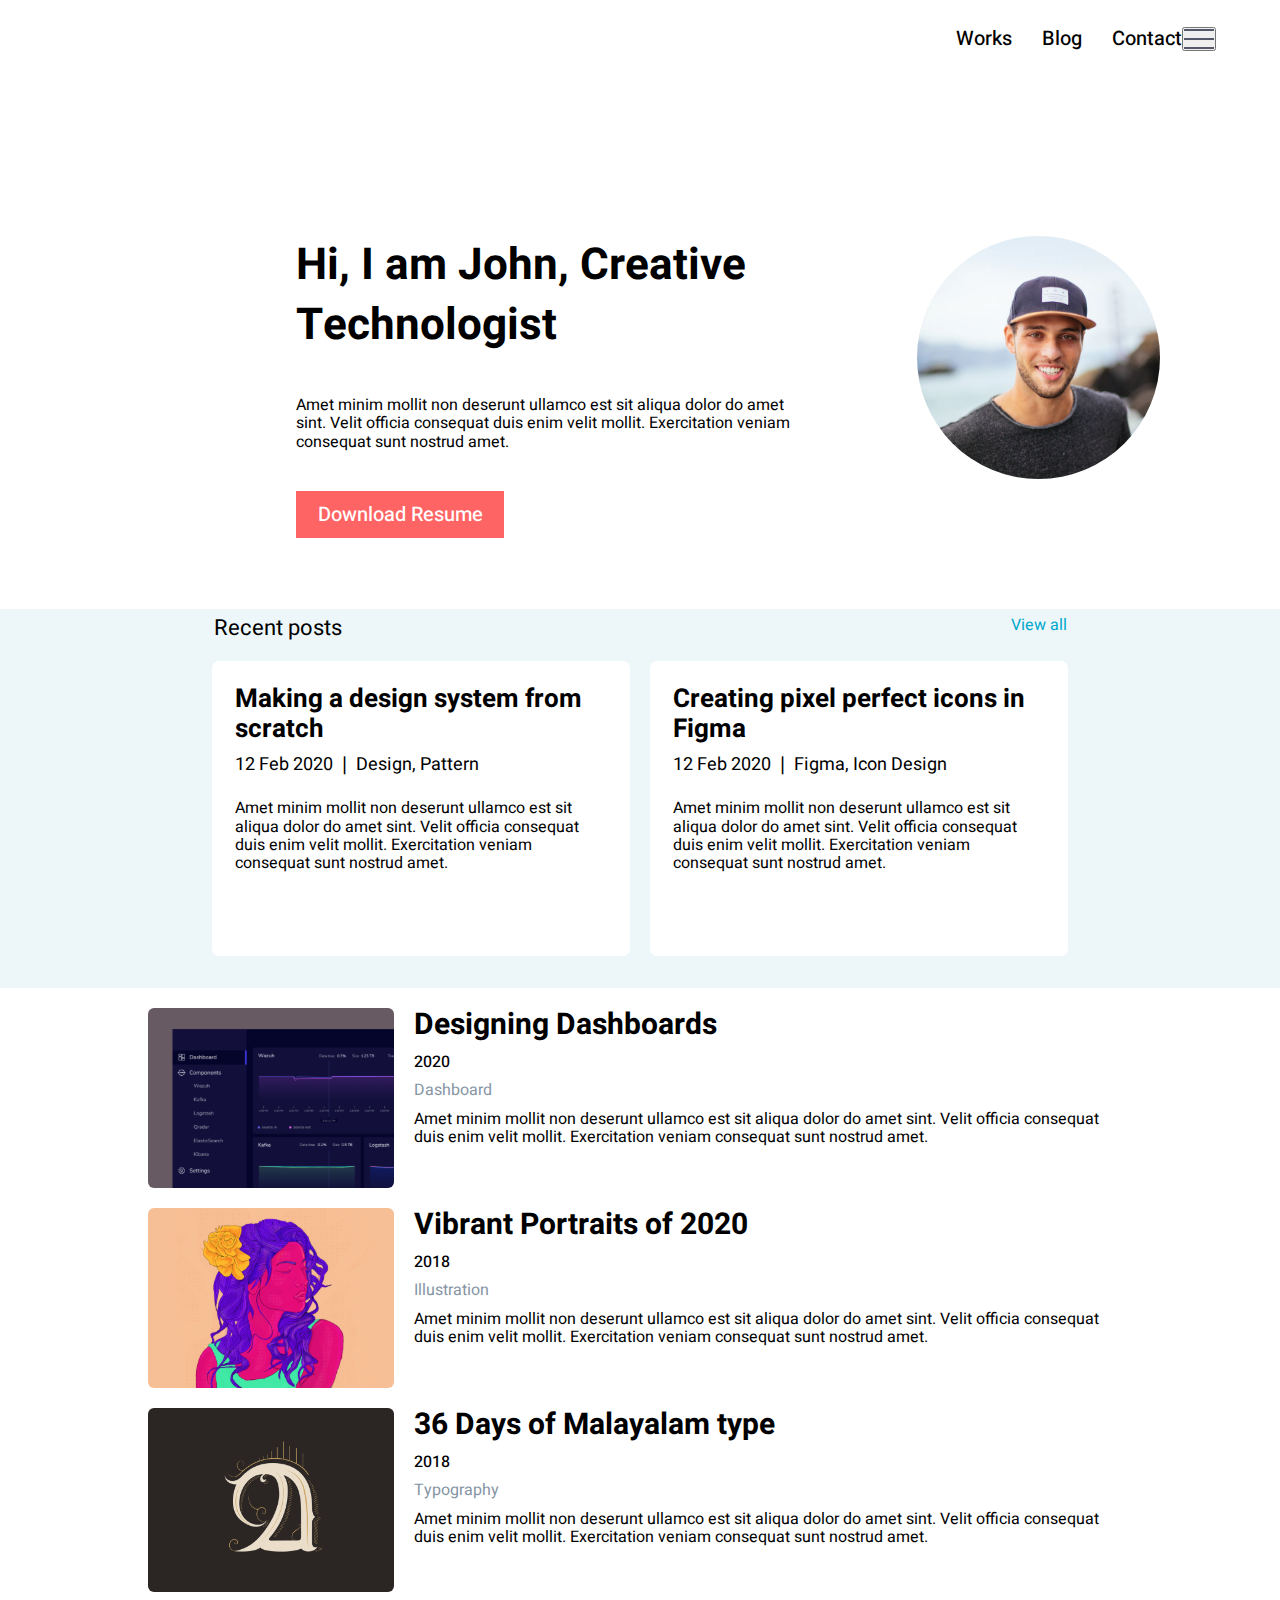
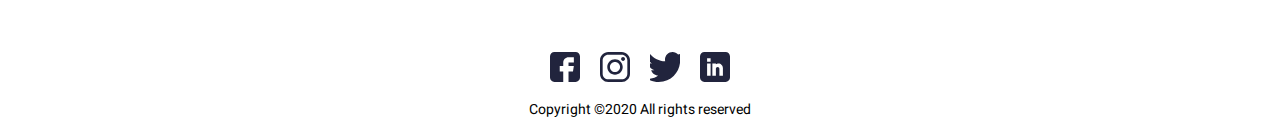
<file: index.html>
<!DOCTYPE html>
<html lang="en">
  <head>
    <meta charset="UTF-8" />
    <meta name="viewport" content="width=device-width, initial-scale=1.0" />
    <title>John Blog</title>
    <link rel="stylesheet" href="./css/style.min.css" />
  </head>
  <body>
    <header class="header">
      <div class="header__container container">
        <nav class="sitenav">
          <ul class="sitenav__list">
            <li class="sitenav__item">
              <a class="sitenav__link" href="/work.html">Works</a>
            </li>
            <li class="sitenav__item">
              <a class="sitenav__link" href="/blog.html">Blog</a>
            </li>
            <li class="sitenav__item">
              <a class="sitenav__link" href="#">Contact</a>
            </li>
          </ul>
        </nav>
        <button id="show-btn" class="header__toggle_btn">
          <img src="./images/menu.png" alt="">
        </button>
      </div>
      <div class="header__hidden">
        <nav class="header__hidden__nav">
          <ul class="sitenav__list">
            <li class="sitenav__item">
              <a class="sitenav__link" href="/work.html">Works</a>
            </li>
            <li class="sitenav__item">
              <a class="sitenav__link" href="/blog.html">Blog</a>
            </li>
            <li class="sitenav__item">
              <a class="sitenav__link" href="#">Contact</a>
            </li>
          </ul>
        </nav>
      </div>
    </header>
    <main class="main">
      <section class="hero">
        <div class="hero__container container">
          <div class="hero__content">
            <h1 class="hero__title">Hi, I am John, Creative Technologist</h1>
            <p class="hero__description">
              Amet minim mollit non deserunt ullamco est sit aliqua dolor do
              amet sint. Velit officia consequat duis enim velit mollit.
              Exercitation veniam consequat sunt nostrud amet.
            </p>
            <a class="hero__btn btn" href="">Download Resume</a>
          </div>
          <img
            class="hero__image"
            src="/images/Ellipse 1.svg"
            alt=""
            width="243"
            height="243"
          />
        </div>
      </section>
              <div class="posts">
            <div class="head-post">
                <p class="recent">Recent posts</p>
                <a class="view" href="#"> View all</a>
            </div>
            <div class="post-two">
                 <div class="left-post">
                <p class="p-head">Making a design system from scratch</p>
                <p class="sana">12 Feb 2020   ❘  Design, Pattern</p>
                <p class="amet-post">Amet minim mollit non deserunt ullamco est sit aliqua dolor do amet sint. Velit officia consequat duis enim velit mollit. Exercitation veniam consequat sunt nostrud amet.</p>
            </div>
            <div class="right-post">
                <p class="p-head">Creating pixel perfect icons in Figma</p>
                <p class="sana">12 Feb 2020   ❘   Figma, Icon Design</p>
                <p class="amet-post">Amet minim mollit non deserunt ullamco est sit aliqua dolor do amet sint. Velit officia consequat duis enim velit mollit. Exercitation veniam consequat sunt nostrud amet.</p>
            </div>
           </div>
        </div>
        <div class="f-works">
            <div class="card">
                <img src="images/Rectangle 30.svg" class="left-card">
                <div class="right-card">
                    <div class="f-head">Designing Dashboards</div>
                    <div class="second">
                        <p class="year">2020</p>
                        <p class="hira">Dashboard</p>
                        <p>Amet minim mollit non deserunt ullamco est sit aliqua dolor do amet sint. Velit officia consequat duis enim velit mollit. Exercitation veniam consequat sunt nostrud amet.</p>
                    </div>
                </div>
            </div>
                <div class="card">
                    <img src="images/Rectangle 32.svg" class="left-card">
                    <div class="right-card">
                        <div class="f-head">Vibrant Portraits of 2020</div>
                        <div class="second">
                            <p class="year">2018</p>
                            <p class="hira">Illustration</p>
                            <p>Amet minim mollit non deserunt ullamco est sit aliqua dolor do amet sint. Velit officia consequat duis enim velit mollit. Exercitation veniam consequat sunt nostrud amet.</p>
                        </div>
                    </div>
                </div>
                <div class="card">
                    <img src="images/Rectangle 34.svg" class="left-card">
                    <div class="right-card">
                        <div class="f-head">36 Days of Malayalam type</div>
                        <div class="second">
                            <p class="year">2018</p>
                            <p class="hira">Typography</p>
                            <p>Amet minim mollit non deserunt ullamco est sit aliqua dolor do amet sint. Velit officia consequat duis enim velit mollit. Exercitation veniam consequat sunt nostrud amet.</p>
                    </div>
                </div>
            </div>
        </div>
    </main>
    <footer class="footer">
       <div class="social">
                <img src="images/fb.svg" class="social-s">
                <img src="images/insta.svg" class="social-s">
                <img src="images/Group.svg" class="social-s">
                <img src="images/Linkedin.svg" class="social-s">
            </div>
            <p class="copy">Copyright ©2020 All rights reserved </p>
    </footer>
    <script src="./js/app.js"></script>
  </body>
</html>
</file>
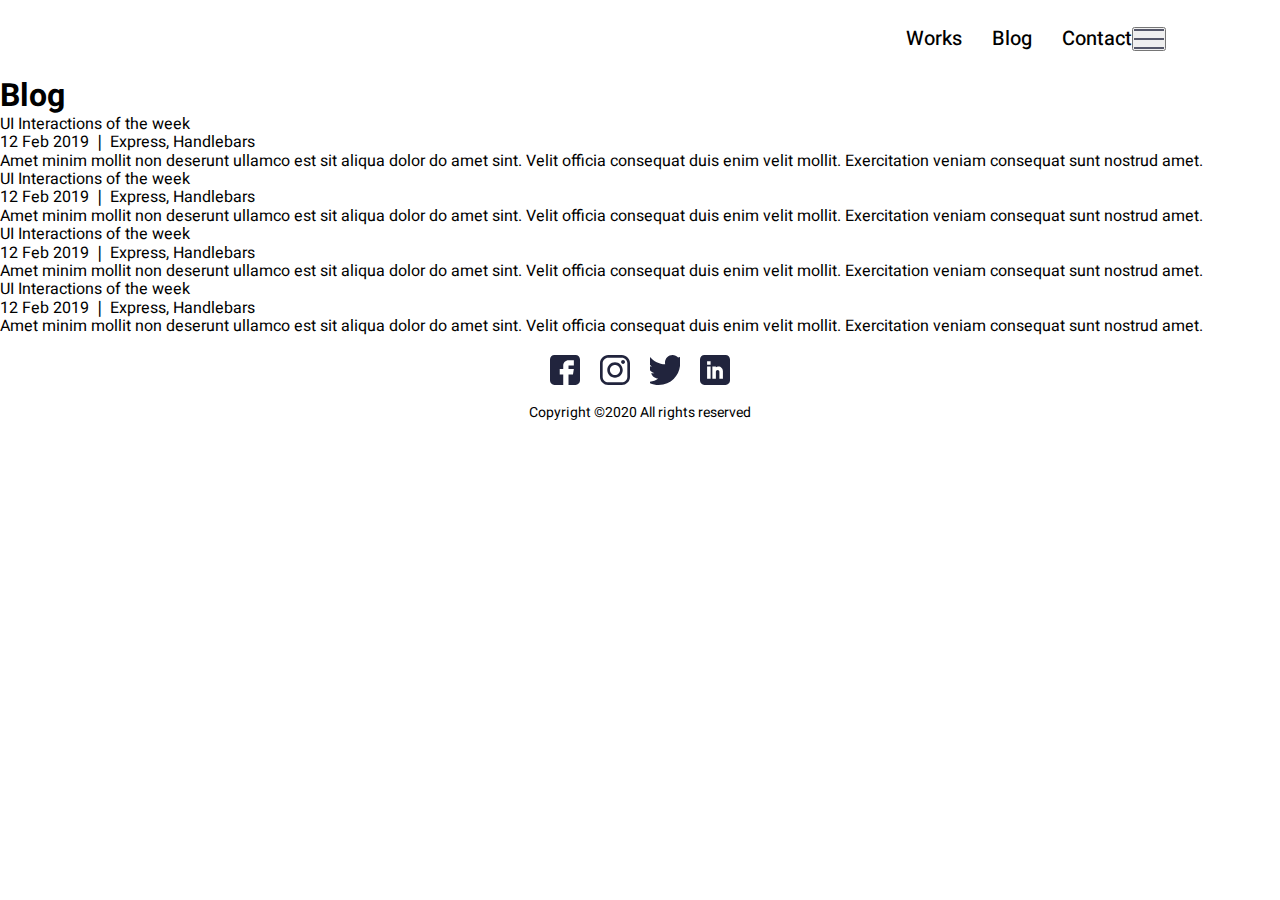
<file: blog.html>
<!DOCTYPE html>
<html lang="en">
<head>
    <meta charset="UTF-8">
    <meta name="viewport" content="width=device-width, initial-scale=1.0">
    <title>blog</title>
    <link rel="stylesheet" href="./css/style.min.css">
</head>
<body>
    <div class="blog__container container">
        <header class="header">
      <div class="header__container container">
        <nav class="sitenav">
          <ul class="sitenav__list">
            <li class="sitenav__item">
              <a class="sitenav__link" href="/work.html">Works</a>
            </li>
            <li class="sitenav__item">
              <a class="sitenav__link" href="/blog.html">Blog</a>
            </li>
            <li class="sitenav__item">
              <a class="sitenav__link" href="#">Contact</a>
            </li>
          </ul>
        </nav>
        <button id="show-btn" class="header__toggle_btn">
          <img src="./images/menu.png" alt="">
        </button>
      </div>
      <div class="header__hidden">
        <nav class="header__hidden__nav">
          <ul class="sitenav__list">
            <li class="sitenav__item">
              <a class="sitenav__link" href="/work.html">Works</a>
            </li>
            <li class="sitenav__item">
              <a class="sitenav__link" href="/blog.html">Blog</a>
            </li>
            <li class="sitenav__item">
              <a class="sitenav__link" href="index.html">Contact</a>
            </li>
          </ul>
        </nav>
      </div>
    </header>
        </div>
        <div class="main-b">
            <h1>Blog</h1>
            <div class="blog-cards">
                <div class="b-card">
                    <p class="inter">UI Interactions of the week</p>
                    <p>12 Feb 2019 ❘ <span>Express, Handlebars</span></p>
                    <p>Amet minim mollit non deserunt ullamco est sit aliqua dolor do amet sint. Velit officia consequat duis enim velit mollit. Exercitation veniam consequat sunt nostrud amet.</p>
                </div>
                <div class="b-card">
                    <p class="Interactions">UI Interactions of the week</p>
                    <p>12 Feb 2019 ❘ <span>Express, Handlebars</span></p>
                    <p>Amet minim mollit non deserunt ullamco est sit aliqua dolor do amet sint. Velit officia consequat duis enim velit mollit. Exercitation veniam consequat sunt nostrud amet.</p>
                </div>
                <div class="b-card">
                    <p class="Interactions">UI Interactions of the week</p>
                    <p>12 Feb 2019 ❘ <span>Express, Handlebars</span></p>
                    <p>Amet minim mollit non deserunt ullamco est sit aliqua dolor do amet sint. Velit officia consequat duis enim velit mollit. Exercitation veniam consequat sunt nostrud amet.</p>
                </div>
                <div class="b-card">
                    <p class="Interactions">UI Interactions of the week</p>
                    <p>12 Feb 2019 ❘ <span>Express, Handlebars</span></p>
                    <p>Amet minim mollit non deserunt ullamco est sit aliqua dolor do amet sint. Velit officia consequat duis enim velit mollit. Exercitation veniam consequat sunt nostrud amet.</p>
                </div>
            </div>
        </div>
            <div class="footer">
                <div class="social">
                    <img src="images/fb.svg" class="social-s">
                    <img src="images/insta.svg" class="social-s">
                    <img src="images/Group.svg" class="social-s">
                    <img src="images/Linkedin.svg" class="social-s">
                </div>
                <p class="copy">Copyright ©2020 All rights reserved </p>
            </div>
        
    </div>
    <script src="./js/app.js"></script>
</body>
</html>
</file>
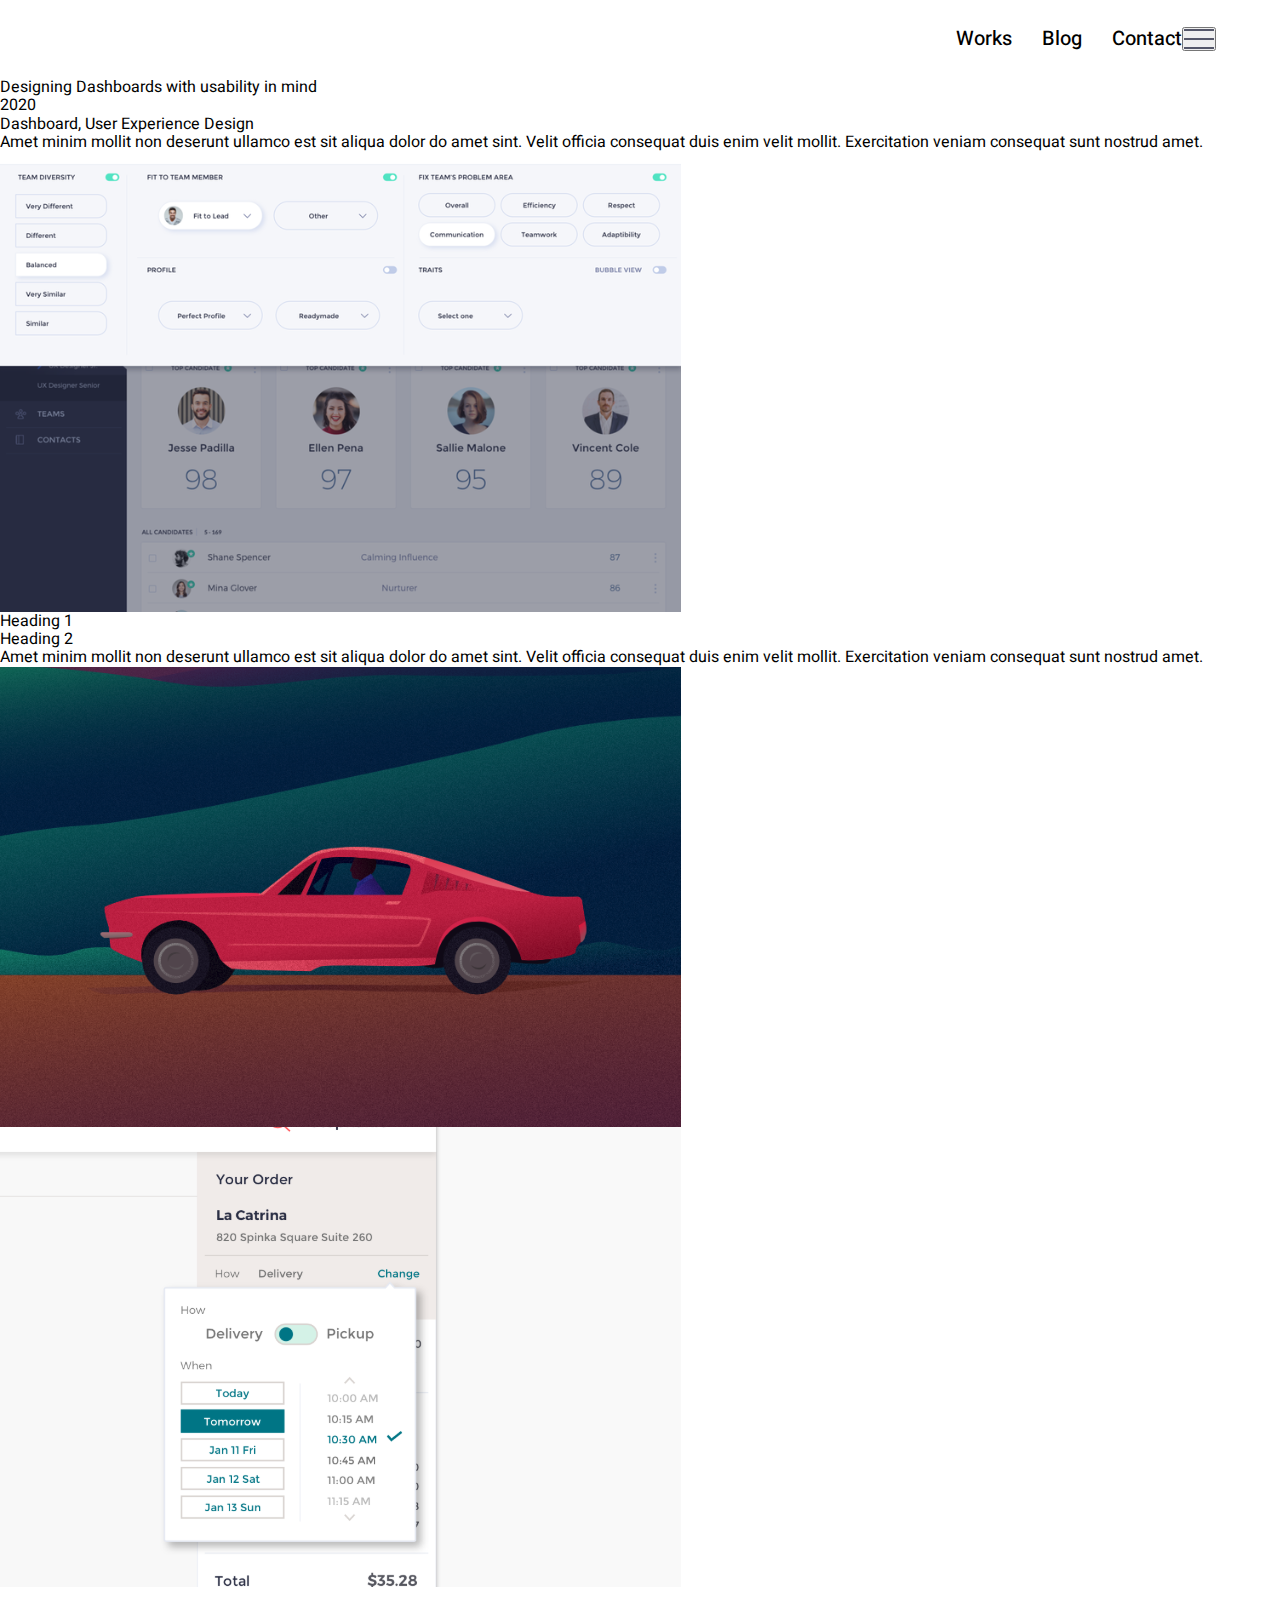
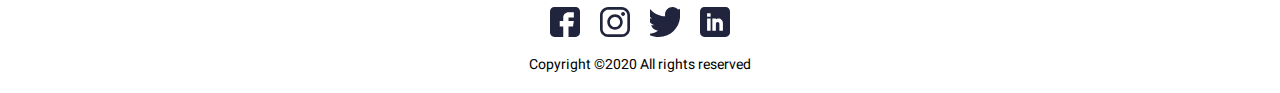
<file: work-detail.html>
<!DOCTYPE html>
<html lang="en">
<head>
    <meta charset="UTF-8">
    <meta name="viewport" content="width=device-width, initial-scale=1.0">
    <title>work-detail</title>
    <link rel="stylesheet" href="./css/style.min.css">

</head>
<body>
    <header class="header">
      <div class="header__container container">
        <nav class="sitenav">
          <ul class="sitenav__list">
            <li class="sitenav__item">
              <a class="sitenav__link" href="/work.html">Works</a>
            </li>
            <li class="sitenav__item">
              <a class="sitenav__link" href="/blog.html">Blog</a>
            </li>
            <li class="sitenav__item">
              <a class="sitenav__link" href="#">Contact</a>
            </li>
          </ul>
        </nav>
        <button id="show-btn" class="header__toggle_btn">
          <img src="./images/menu.png" alt="">
        </button>
      </div>
      <div class="header__hidden">
        <nav class="header__hidden__nav">
          <ul class="sitenav__list">
            <li class="sitenav__item">
              <a class="sitenav__link" href="/work.html">Works</a>
            </li>
            <li class="sitenav__item">
              <a class="sitenav__link" href="/blog.html">Blog</a>
            </li>
            <li class="sitenav__item">
              <a class="sitenav__link" href="index.html">Contact</a>
            </li>
          </ul>
        </nav>
      </div>
    </header>
        <div class="main__wk-d">
            <p class="head__wk-d">Designing Dashboards with usability in mind</p>
            <div class="wk-d-two">
                <p class="year">2020</p>
                <p class="dash">Dashboard, User Experience Design</p>
            </div>
            <p>Amet minim mollit non deserunt ullamco est sit aliqua dolor do amet sint. Velit officia consequat duis enim velit mollit. Exercitation veniam consequat sunt nostrud amet.</p>
            <img src="images/Rectangle 4-1.svg" alt="">
            <p class="head-1">Heading 1</p>
            <p class="head-2">Heading 2</p>
            <p>Amet minim mollit non deserunt ullamco est sit aliqua dolor do amet sint. Velit officia consequat duis enim velit mollit. Exercitation veniam consequat sunt nostrud amet.</p>
            <img src="images/Rectangle 5.svg" alt="">
            <img src="images/Rectangle 6.svg" alt="">
        </div>
        <div class="footer">
            <div class="social">
                <img src="images/fb.svg" class="social-s">
                <img src="images/insta.svg" class="social-s">
                <img src="images/Group.svg" class="social-s">
                <img src="images/Linkedin.svg" class="social-s">
            </div>
            <p class="copy">Copyright ©2020 All rights reserved </p>
        </div>
    <script src="./js/app.js"></script>
</body>
</html>
</file>
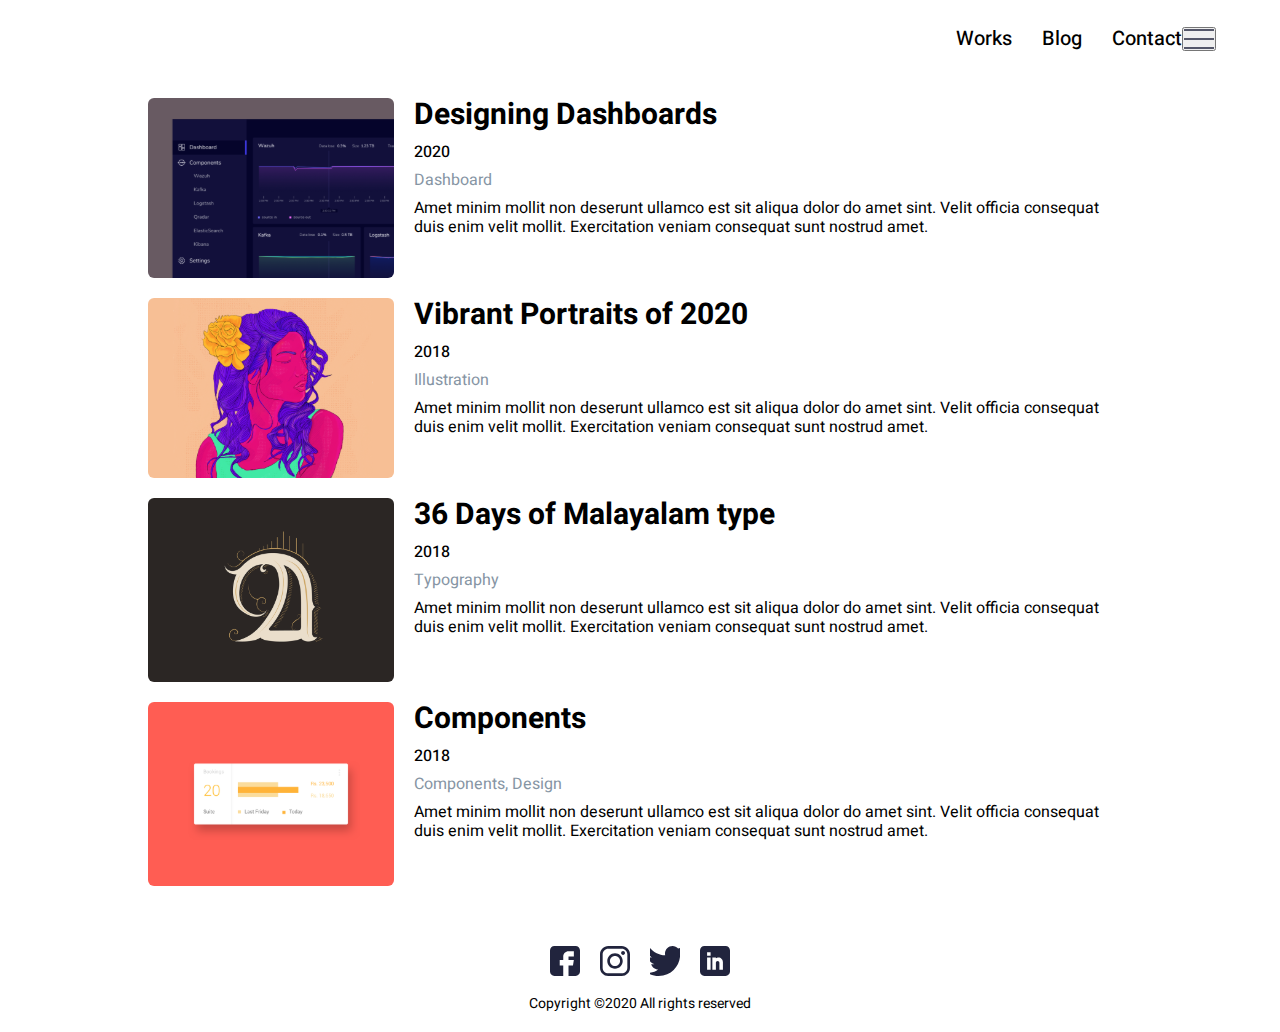
<file: work.html>
<!DOCTYPE html>
<html lang="en">
<head>
    <meta charset="UTF-8">
    <meta name="viewport" content="width=device-width, initial-scale=1.0">
    <title>work</title>
    <link rel="stylesheet" href="./css/style.min.css">

</head>
<body>
    <header class="header">
      <div class="header__container container">
        <nav class="sitenav">
          <ul class="sitenav__list">
            <li class="sitenav__item">
              <a class="sitenav__link" href="/work.html">Works</a>
            </li>
            <li class="sitenav__item">
              <a class="sitenav__link" href="/blog.html">Blog</a>
            </li>
            <li class="sitenav__item">
              <a class="sitenav__link" href="#">Contact</a>
            </li>
          </ul>
        </nav>
        <button id="show-btn" class="header__toggle_btn">
          <img src="./images/menu.png" alt="">
        </button>
      </div>
      <div class="header__hidden">
        <nav class="header__hidden__nav">
          <ul class="sitenav__list">
            <li class="sitenav__item">
              <a class="sitenav__link" href="/work.html">Works</a>
            </li>
            <li class="sitenav__item">
              <a class="sitenav__link" href="/blog.html">Blog</a>
            </li>
            <li class="sitenav__item">
              <a class="sitenav__link" href="index.html">Contact</a>
            </li>
          </ul>
        </nav>
      </div>
    </header>
    <div class="f-works">
        <div class="card">
            <img src="images/Rectangle 30.svg" class="left-card">
            <div class="right-card">
                <div class="f-head">Designing Dashboards</div>
                <div class="second">
                    <p class="year">2020</p>
                    <p class="hira">Dashboard</p>
                    <p>Amet minim mollit non deserunt ullamco est sit aliqua dolor do amet sint. Velit officia consequat duis enim velit mollit. Exercitation veniam consequat sunt nostrud amet.</p>
                </div>
            </div>
        </div>
            <div class="card">
                <img src="images/Rectangle 32.svg" class="left-card">
                <div class="right-card">
                    <div class="f-head">Vibrant Portraits of 2020</div>
                    <div class="second">
                        <p class="year">2018</p>
                        <p class="hira">Illustration</p>
                        <p>Amet minim mollit non deserunt ullamco est sit aliqua dolor do amet sint. Velit officia consequat duis enim velit mollit. Exercitation veniam consequat sunt nostrud amet.</p>
                    </div>
                </div>
            </div>
            <div class="card">
                <img src="images/Rectangle 34.svg" class="left-card">
                <div class="right-card">
                    <div class="f-head">36 Days of Malayalam type</div>
                    <div class="second">
                        <p class="year">2018</p>
                        <p class="hira">Typography</p>
                        <p>Amet minim mollit non deserunt ullamco est sit aliqua dolor do amet sint. Velit officia consequat duis enim velit mollit. Exercitation veniam consequat sunt nostrud amet.</p>
                </div>
            </div>
        </div>
        <div class="card">
                <img src="images/Rectangle 40.svg" class="left-card">
                <div class="right-card">
                    <div class="f-head">Components</div>
                    <div class="second">
                        <p class="year">2018</p>
                        <p class="hira">Components, Design</p>
                        <p>Amet minim mollit non deserunt ullamco est sit aliqua dolor do amet sint. Velit officia consequat duis enim velit mollit. Exercitation veniam consequat sunt nostrud amet.</p>
                </div>
            </div>
        </div>
    </div>
        <div class="footer">
            <div class="social">
                <img src="images/fb.svg" class="social-s">
                <img src="images/insta.svg" class="social-s">
                <img src="images/Group.svg" class="social-s">
                <img src="images/Linkedin.svg" class="social-s">
            </div>
            <p class="copy">Copyright ©2020 All rights reserved </p>
        </div>
    <script src="./js/app.js"></script>
</body>
</html>
</file>
<file: css/style.min.css>
/*! normalize.css v8.0.1 | MIT License | github.com/necolas/normalize.css */html{line-height:1.15;-webkit-text-size-adjust:100%}body{margin:0}main{display:block}h1{font-size:2em;margin:.67em 0}hr{-webkit-box-sizing:content-box;box-sizing:content-box;height:0;overflow:visible}pre{font-family:monospace,monospace;font-size:1em}a{background-color:rgba(0,0,0,0)}abbr[title]{border-bottom:none;text-decoration:underline;-webkit-text-decoration:underline dotted;text-decoration:underline dotted}b,strong{font-weight:bolder}code,kbd,samp{font-family:monospace,monospace;font-size:1em}small{font-size:80%}sub,sup{font-size:75%;line-height:0;position:relative;vertical-align:baseline}sub{bottom:-0.25em}sup{top:-0.5em}img{border-style:none}button,input,optgroup,select,textarea{font-family:inherit;font-size:100%;line-height:1.15;margin:0}button,input{overflow:visible}button,select{text-transform:none}button,[type=button],[type=reset],[type=submit]{-webkit-appearance:button}button::-moz-focus-inner,[type=button]::-moz-focus-inner,[type=reset]::-moz-focus-inner,[type=submit]::-moz-focus-inner{border-style:none;padding:0}button:-moz-focusring,[type=button]:-moz-focusring,[type=reset]:-moz-focusring,[type=submit]:-moz-focusring{outline:1px dotted ButtonText}fieldset{padding:.35em .75em .625em}legend{-webkit-box-sizing:border-box;box-sizing:border-box;color:inherit;display:table;max-width:100%;padding:0;white-space:normal}progress{vertical-align:baseline}textarea{overflow:auto}[type=checkbox],[type=radio]{-webkit-box-sizing:border-box;box-sizing:border-box;padding:0}[type=number]::-webkit-inner-spin-button,[type=number]::-webkit-outer-spin-button{height:auto}[type=search]{-webkit-appearance:textfield;outline-offset:-2px}[type=search]::-webkit-search-decoration{-webkit-appearance:none}::-webkit-file-upload-button{-webkit-appearance:button;font:inherit}details{display:block}summary{display:list-item}template{display:none}[hidden]{display:none}html{line-height:1.15;-webkit-text-size-adjust:100%}body{margin:0}main{display:block}h1{font-size:2em;margin:.67em 0}@font-face{font-display:swap;font-family:"Heebo";font-style:normal;font-weight:400;src:url("../fonts/heebo-v26-latin-regular.woff2") format("woff2")}@font-face{font-display:swap;font-family:"Heebo";font-style:normal;font-weight:500;src:url("../fonts/heebo-v26-latin-500.woff2") format("woff2")}@font-face{font-display:swap;font-family:"Heebo";font-style:normal;font-weight:600;src:url("../fonts/heebo-v26-latin-600.woff2") format("woff2")}@font-face{font-display:swap;font-family:"Heebo";font-style:normal;font-weight:700;src:url("../fonts/heebo-v26-latin-700.woff2") format("woff2")}@font-face{font-display:swap;font-family:"Heebo";font-style:normal;font-weight:900;src:url("../fonts/heebo-v26-latin-900.woff2") format("woff2")}*,*::after,*::before{margin:0;padding:0;-webkit-box-sizing:border-box;box-sizing:border-box}html{height:100%;scroll-behavior:smooth;font-size:62.5%}img{display:-webkit-box;display:-ms-flexbox;display:flex;-o-object-fit:cover;object-fit:cover}ul,ol{list-style:none}a{text-decoration:none;color:inherit}body{display:-webkit-box;display:-ms-flexbox;display:flex;-webkit-box-orient:vertical;-webkit-box-direction:normal;-ms-flex-direction:column;flex-direction:column;height:100%;font-family:"Heebo",sans-serif;font-size:1.6rem;overflow-x:hidden}h1{margin:0}main{-webkit-box-flex:1;-ms-flex-positive:1;flex-grow:1}.container,.work-detail__container,.blog__container,.hero__container{width:100%;max-width:1251px;margin-left:auto;margin-right:auto;padding-left:5rem;padding-right:5rem}.btn{display:inline-block;text-align:center;cursor:pointer}.download,.hero__btn{width:208px;height:47px;color:#fff;font-weight:500;font-size:20px;background-color:#ff6464;line-height:47px}.footer{text-align:center;padding:20px 0}.footer .social{display:-webkit-box;display:-ms-flexbox;display:flex;-webkit-box-pack:center;-ms-flex-pack:center;justify-content:center;gap:20px;margin-bottom:20px}.footer .social-s{width:30px;height:30px}.footer .copy{font-size:14px}@media screen and (max-width: 768px){.footer{padding:10px 0}.footer .social{gap:15px}}.header{padding-top:2.7rem;padding-bottom:2.7rem}.header__container{display:-webkit-box;display:-ms-flexbox;display:flex;-webkit-box-pack:end;-ms-flex-pack:end;justify-content:flex-end}.header__toggle-btn{position:relative;cursor:pointer;background-color:rgba(0,0,0,0);border:0}.header__hidden{position:absolute;bottom:0;left:0;top:0;background-color:rgba(255,255,255,.5);-webkit-backdrop-filter:blur(4px);backdrop-filter:blur(4px);width:100%;display:grid;place-items:center;text-align:center;-webkit-transition:all .3s;transition:all .3s;-webkit-transform:translateX(100%);transform:translateX(100%)}.header__hidden.show{-webkit-transform:translateX(0%);transform:translateX(0%)}.header__hidden ul{-webkit-box-orient:vertical;-webkit-box-direction:normal;-ms-flex-direction:column;flex-direction:column}.sitenav__list{display:-webkit-box;display:-ms-flexbox;display:flex;gap:3rem}.sitenav__link{font-weight:500;font-size:2rem;color:#000}@media screen and (max-width: 400px){.header{padding-top:2rem;padding-bottom:2rem}.sitenav{display:none}.header__toggle-btn{display:block}}.header{padding-top:2.7rem;padding-bottom:2.7rem}.header__container{display:-webkit-box;display:-ms-flexbox;display:flex;-webkit-box-pack:end;-ms-flex-pack:end;justify-content:flex-end}.header__toggle-btn{position:relative;cursor:pointer;background-color:rgba(0,0,0,0);border:0}.header__hidden{position:absolute;bottom:0;left:0;top:0;background-color:rgba(255,255,255,.5);-webkit-backdrop-filter:blur(4px);backdrop-filter:blur(4px);width:100%;display:grid;place-items:center;text-align:center;-webkit-transition:all .3s;transition:all .3s;-webkit-transform:translateX(100%);transform:translateX(100%)}.header__hidden.show{-webkit-transform:translateX(0%);transform:translateX(0%)}.header__hidden ul{-webkit-box-orient:vertical;-webkit-box-direction:normal;-ms-flex-direction:column;flex-direction:column}.sitenav__list{display:-webkit-box;display:-ms-flexbox;display:flex;gap:3rem}.sitenav__link{font-weight:500;font-size:2rem;color:#000}@media screen and (max-width: 400px){.header{padding-top:2rem;padding-bottom:2rem}.sitenav{display:none}.header__toggle-btn{display:block}}.hero{padding:15.8rem 14.8rem 7.1rem;display:-webkit-box;display:-ms-flexbox;display:flex;gap:10.6rem}.hero__container{display:-webkit-box;display:-ms-flexbox;display:flex;gap:11.5rem;padding-left:14.8rem;padding-right:14.8rem}.hero__content{display:-webkit-box;display:-ms-flexbox;display:flex;-webkit-box-orient:vertical;-webkit-box-direction:normal;-ms-flex-direction:column;flex-direction:column;gap:4rem}.hero__title{width:506px;font-weight:700;font-size:44px;line-height:60px}.hero__description{width:497px}.hero__image{width:243px;height:243px}@media screen and (max-width: 768px){.hero{padding:8rem 2rem;-webkit-box-orient:vertical;-webkit-box-direction:normal;-ms-flex-direction:column;flex-direction:column;gap:20px}.hero__title{width:100%;font-size:32px;line-height:44px}.hero__description{width:100%}.hero__image{width:200px;height:200px}}@media screen and (max-width: 700px){.hero__container{padding:0;gap:3rem}}@media screen and (max-width: 460px){.hero__container{display:-webkit-box;display:-ms-flexbox;display:flex;-webkit-box-orient:vertical;-webkit-box-direction:normal;-ms-flex-direction:column;flex-direction:column;text-align:center;-webkit-box-pack:center;-ms-flex-pack:center;justify-content:center}.hero__container .btn{margin:auto}.hero__container img{margin:auto}}.posts{background-color:#edf7fa;justify-items:center;padding-top:7px;padding-bottom:3.2rem}.posts .head-post{display:-webkit-box;display:-ms-flexbox;display:flex;padding-bottom:20px;gap:669px}.posts .recent{font-size:22px}.posts .view{color:#00a8cc}.posts .post-two{display:-webkit-box;display:-ms-flexbox;display:flex;gap:2rem}.posts .left-post,.posts .right-post{padding:24px 21px 7px 23px;border-radius:7px;width:418px;height:295px;background-color:#fff;display:-webkit-box;display:-ms-flexbox;display:flex;-webkit-box-orient:vertical;-webkit-box-direction:normal;-ms-flex-direction:column;flex-direction:column;gap:1rem}.posts .p-head{width:374px;font-weight:700;font-size:26px}.posts .sana{width:374px;height:34px;font-size:18px}.posts .amet-post{width:368px}@media screen and (max-width: 768px){.posts{padding:2rem}.posts .hero__container{display:-webkit-box;display:-ms-flexbox;display:flex;-webkit-box-orient:vertical;-webkit-box-direction:normal;-ms-flex-direction:column;flex-direction:column}.posts .view{display:none}.posts .head-post{-webkit-box-pack:center;-ms-flex-pack:center;justify-content:center;gap:2rem}.posts .post-two{-webkit-box-orient:vertical;-webkit-box-direction:normal;-ms-flex-direction:column;flex-direction:column}.posts .left-post,.posts .right-post{width:100%;height:auto}.posts .p-head,.posts .sana,.posts .amet-post{width:100%}}.f-works{padding:20px 148px}.f-works .card{display:-webkit-box;display:-ms-flexbox;display:flex;gap:20px;margin-bottom:20px}.f-works .card .left-card{width:246px;height:auto}.f-works .card .right-card{display:-webkit-box;display:-ms-flexbox;display:flex;-webkit-box-orient:vertical;-webkit-box-direction:normal;-ms-flex-direction:column;flex-direction:column;gap:10px}.f-works .card .f-head{font-weight:700;font-size:30px}.f-works .card .second{display:-webkit-box;display:-ms-flexbox;display:flex;-webkit-box-orient:vertical;-webkit-box-direction:normal;-ms-flex-direction:column;flex-direction:column;gap:10px}.f-works .card .year{font-weight:500}.f-works .card .hira{color:#8695a4}@media screen and (max-width: 768px){.f-works{padding:20px}.f-works .card{-webkit-box-orient:vertical;-webkit-box-direction:normal;-ms-flex-direction:column;flex-direction:column}.f-works .card .left-card{width:100%}}.blog{padding:2rem 14.8rem}.blog__item{background-color:#fff;padding:24px 21px 7px 23px;border-radius:7px;margin-bottom:2rem;display:-webkit-box;display:-ms-flexbox;display:flex;-webkit-box-orient:vertical;-webkit-box-direction:normal;-ms-flex-direction:column;flex-direction:column;gap:10px}.blog__item-title{font-weight:700;font-size:26px}.blog__item-info{font-size:18px}.blog__item-desc{width:368px}@media screen and (max-width: 768px){.blog{padding:2rem}.blog__item{padding:2rem}.blog__item-desc{width:100%}}.work-detail{padding:20px 148px}.work-detail__title{font-weight:700;font-size:30px}.work-detail__info{font-size:18px}.work-detail__desc{margin-bottom:20px}.work-detail__subtitle{font-weight:600;font-size:24px;margin-bottom:20px}@media screen and (max-width: 768px){.work-detail{padding:20px}}.footer{text-align:center;padding:20px 0}.footer .social{display:-webkit-box;display:-ms-flexbox;display:flex;-webkit-box-pack:center;-ms-flex-pack:center;justify-content:center;gap:20px;margin-bottom:20px}.footer .social-s{width:30px;height:30px}.footer .copy{font-size:14px}@media screen and (max-width: 768px){.footer{padding:10px 0}.footer .social{gap:15px}}/*# sourceMappingURL=style.min.css.map */
</file>
